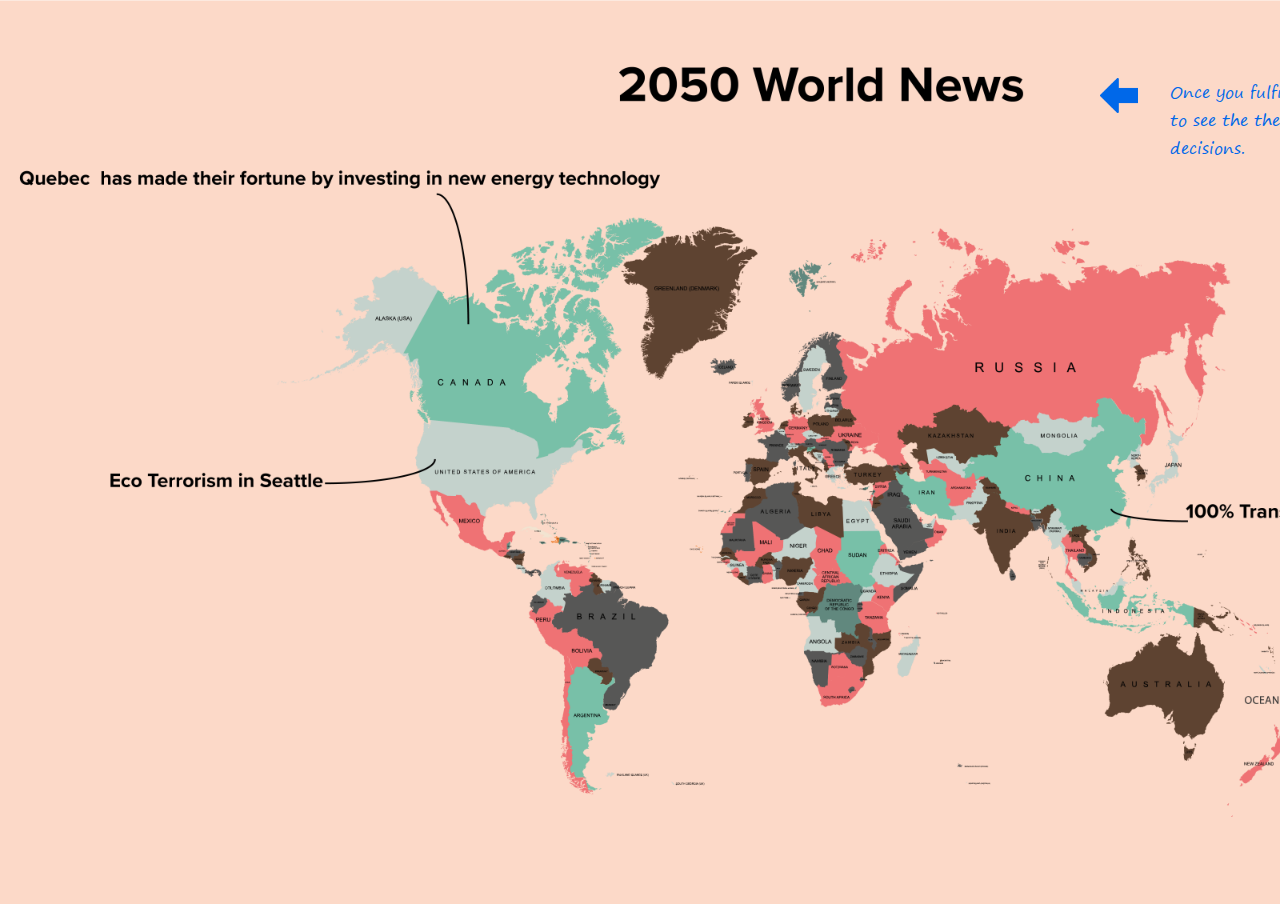
<file: instruction2.html>
<!DOCTYPE html>
<html lang="">
<head>
    <meta charset="utf-8">
    <meta name="viewport" content="width=device-width, initial-scale=1.0">
    <title>Fate of Climate Change</title>
	<script src="js/instruction2.js"></script>
    <style>
     @font-face{
            font-family:segoePrint;
            src: url(fonts/segoepr.ttf);
        }
        body {margin: 0; background:#FCD9C8; }
		
		@keyframes bounce{
				0%, 20%, 50%, 80%, 100%{transform: translateX(0);}
				40% {transform: translateX(-30px);}
				60% {transform: translateX(-15px);}
			}
		
			@keyframes bounceInRight{
				0% { 
        opacity: 0; 
        transform: translateX(10px); 
    } 
    60% { 
        opacity: 1; 
        transform: translateX(-30px); 
    } 
    80% { 
        transform: translateX(10px); 
    } 
    100% { 
        transform: translateX(0); 
    } 
			}
		
		#instruction_box{
			position: absolute;
			top: 8px;
			animation-name: bounceInRight;
				 animation-duration: 1s; 
    animation-fill-mode: both; 
    animation-timing-function: ease-out; 
		}
        
        #arrow{
            animation-name: bounce;
				animation-duration: 1s;
				animation-fill-mode: both;
				animation-timing-function: linear;
				animation-iteration-count: infinite;
            position: absolute;
            top: 70px;
            left: 1100px;
        }
        
        #instruction{
             font-family: segoePrint;
                color: #0068E9;
                position: absolute;
            top: 70px;
            left: 1170px;
            width: 500px;
        }
    </style>
</head>

<body>
    <div id="map">
    <img src="img/map-01.png" width="1600">
    </div>
    
	<div id="instruction_box">
	   <div id="arrow">
    <img src="img/arrow2.png" width="37.54">
    </div>
    
    <div id="instruction">
    Once you fulfill your job by the time of 2050, you will be able to see the the world of 2050 created based on your decisions.
    </div>
	</div>
 
    
</body>
</html>
</file>
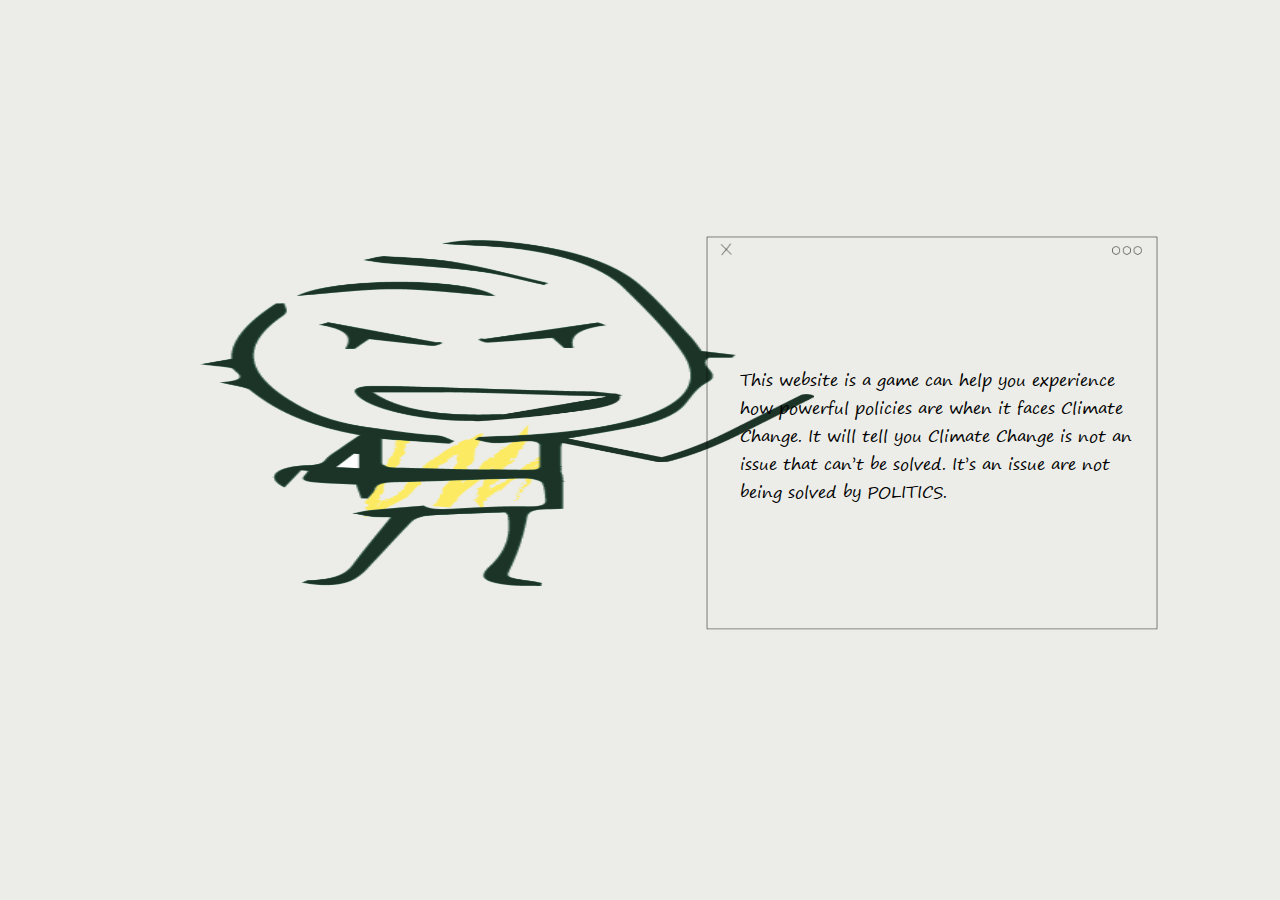
<file: introduction.html>
<!DOCTYPE html>
<html lang="">
<head>
    <meta charset="utf-8">
    <meta name="viewport" content="width=device-width, initial-scale=1.0">
    <title>Fate of Climate Change</title>
    <style>
         @font-face{
            font-family:segoePrint;
            src: url(fonts/segoepr.ttf);
        }
        body {margin: 0; background:#ECEDE8; }
    
         #will-2{
            position: absolute;
            top: 240px;
             left: 200px;
        }
        
        #browser{
            position: absolute;
            top: 200px;
            left: 500px;
        }
        
        #content{
            font-family: segoePrint;
            
            width: 400px;
            position: absolute;
            top: 350px;
            left: 740px;
        }
        
         #next{
            position: absolute;
            top: 450px;
            left: 1300px;
        }
    </style>
</head>

<body>
  <div id="will-2">
    <img src="img/will-2.png" alt="I'm Will" width="614.4" height="345.6">
    </div>
    
 <div id="browser">
    <img src="img/browser2.png" alt="browser" width="864" height="486">
    </div>
    
    <div id="content">
    <p>This website is a game can help you experience how powerful policies are when it faces Climate Change. It will tell you Climate Change is not an issue that can’t be solved. It’s an issue are not being solved by POLITICS.</p>
    </div>
    
    <a href = "introduction2.html">
    <div id="next" >
    <img src="img/arrow.png" alt="Next" width="30" height="30">
    </div>
        </a>
    
</body>
</html>
</file>
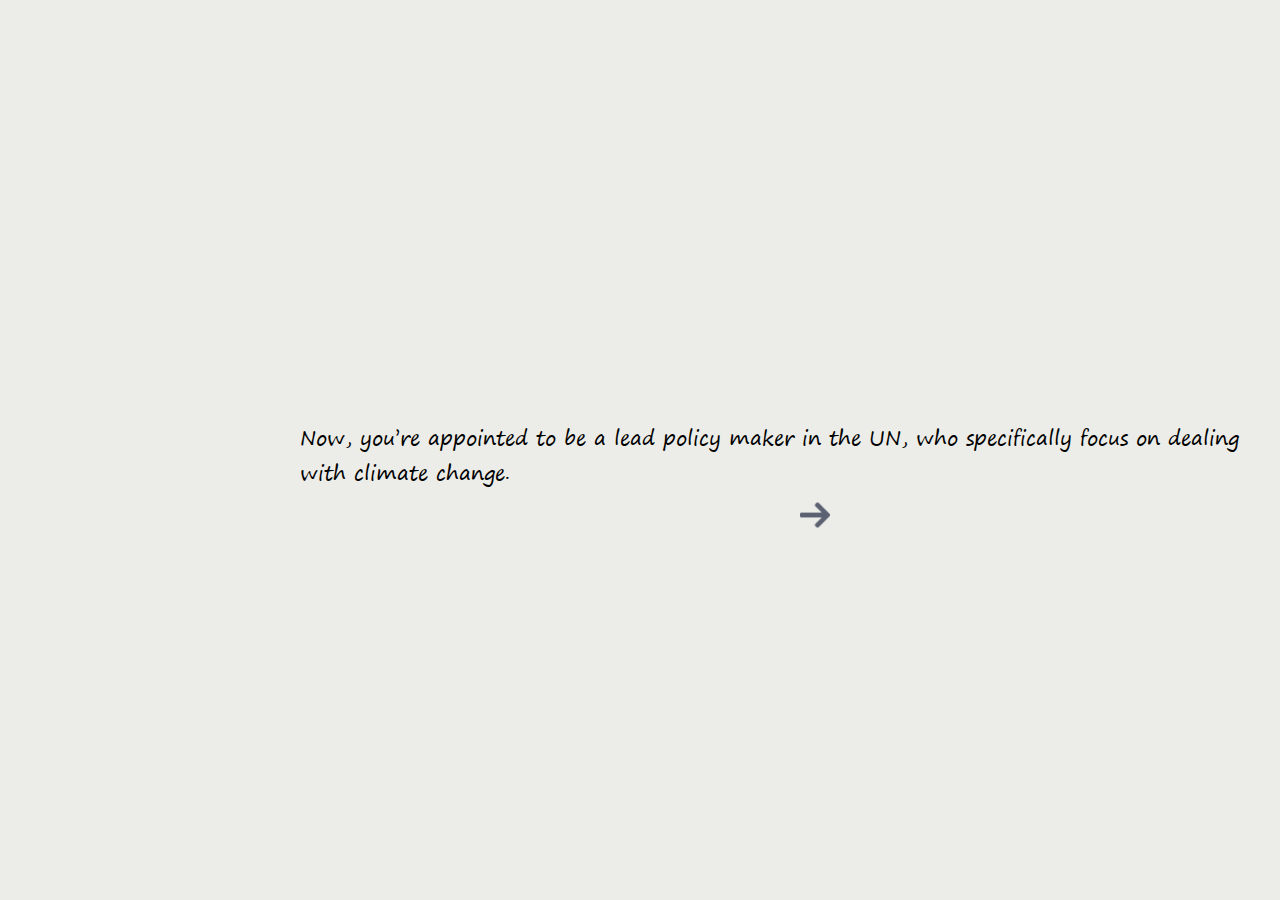
<file: introduction2.html>
<!DOCTYPE html>
<html lang="">
<head>
    <meta charset="utf-8">
    <meta name="viewport" content="width=device-width, initial-scale=1.0">
    <title>Fate of Climate Change</title>
    <style>
         body {margin: 0; background:#ECEDE8; }

            @font-face{
                font-family:segoePrint;
                src: url(fonts/segoepr.ttf);
            }
        
        #content{
            font-family: segoePrint;
            position: absolute;
            top: 400px;
            left: 300px;
            font-size: 20px
        }
        
         #next{
            position: absolute;
            top: 500px;
            left: 800px;
        }
    
    </style>
</head>

<body>
    
    <div id="content">
    <p>Now, you’re appointed to be a lead policy maker in the UN, who specifically focus on dealing with climate change.</p>
    </div>
    
    <a href = "instruction.html">
    <div id="next" >
    <img src="img/arrow.png" alt="Next" width="30" height="30">
    </div>
        </a>
    
</body>
</html>
</file>
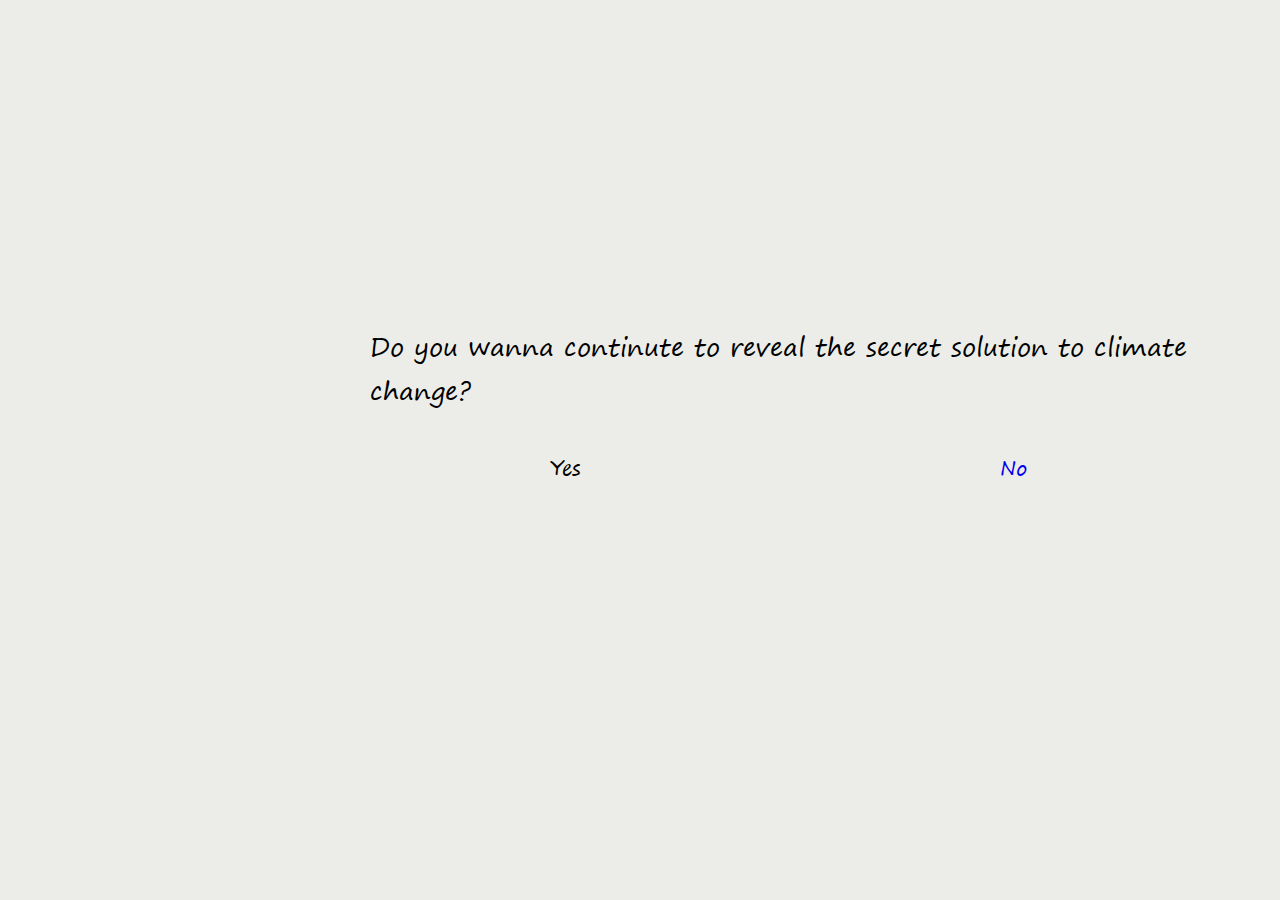
<file: prompt.html>
<!DOCTYPE html>
<html lang="">
<head>
    <meta charset="utf-8">
    <meta name="viewport" content="width=device-width, initial-scale=1.0">
    <title>Fate of Climate Change</title>
    <style>
    body {margin: 0; background:#ECEDE8; }
        
        @font-face{
            font-family:segoePrint;
            src: url(fonts/segoepr.ttf);
        }
        
        #question{
            font-family: segoePrint;
            position: absolute;
            top: 300px;
            left: 370px;
            font-size: 25px;
            
        }
        
        #yes{
            font-family: segoePrint;
            position: absolute;
            top: 450px;
            left: 550px;
            font-size: 20px;
            color: black;
        }
        
        #no{
            font-family: segoePrint;
            position: absolute;
            top: 450px;
            left: 1000px;
            font-size: 20px;
        }
    </style>
</head>

<body>
   <div id="question">
    <p> Do you wanna continute to reveal the secret solution to climate change?</p>
    </div> 
    
    <a href="introduction.html">
    <div id="yes">Yes</div>
        </a>
    <a href="exit.html">
	   <div id="no">No</div>
	</a>
 
</body>
</html>
</file>
